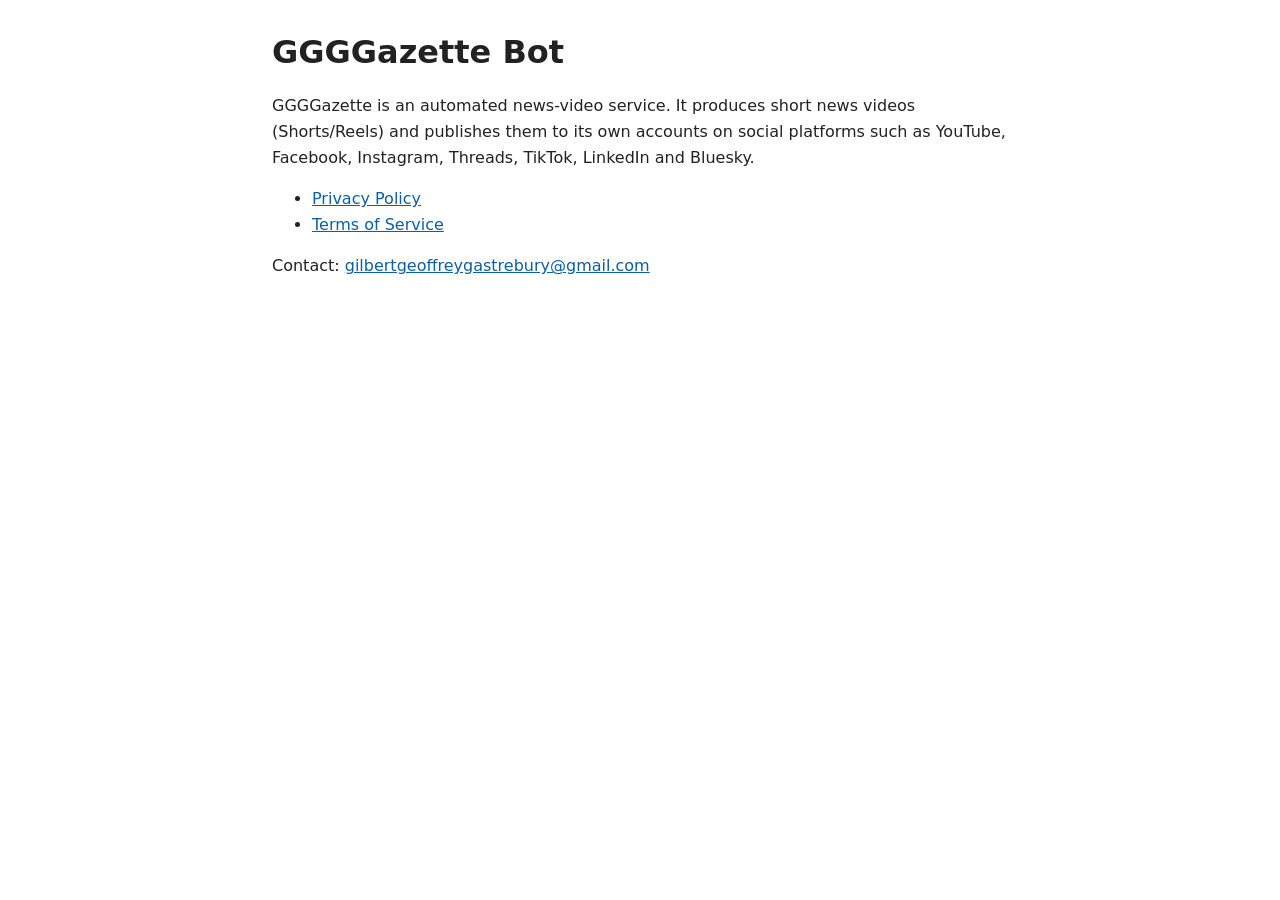
<file: index.html>
<!doctype html><html lang="en"><head><meta charset="utf-8"><meta name="viewport" content="width=device-width,initial-scale=1">
<title>GGGGazette Bot</title><link rel="stylesheet" href="style.css"></head><body>
<h1>GGGGazette Bot</h1>
<p>GGGGazette is an automated news-video service. It produces short news videos (Shorts/Reels) and publishes them to its own accounts on social platforms such as YouTube, Facebook, Instagram, Threads, TikTok, LinkedIn and Bluesky.</p>
<ul><li><a href="privacy.html">Privacy Policy</a></li><li><a href="terms.html">Terms of Service</a></li></ul>
<p>Contact: <a href="mailto:gilbertgeoffreygastrebury@gmail.com">gilbertgeoffreygastrebury@gmail.com</a></p>
</body></html>
</file>
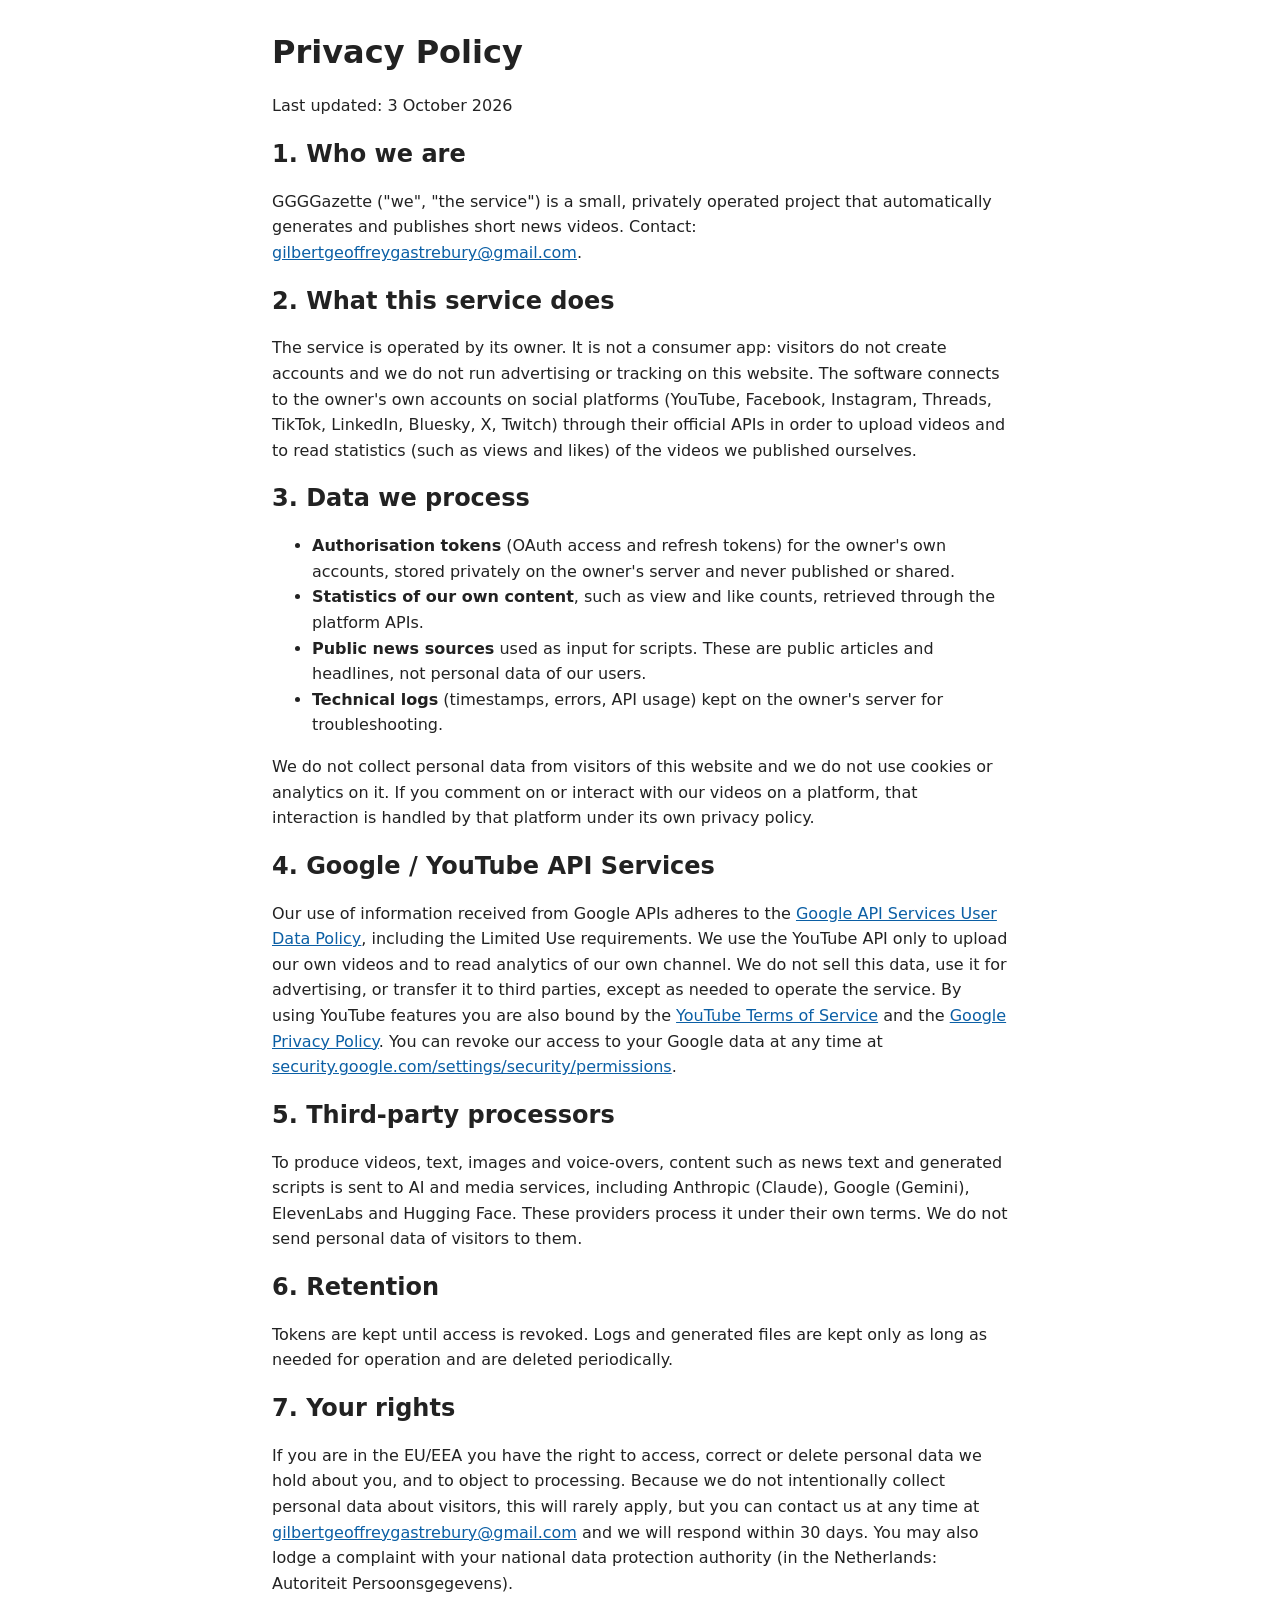
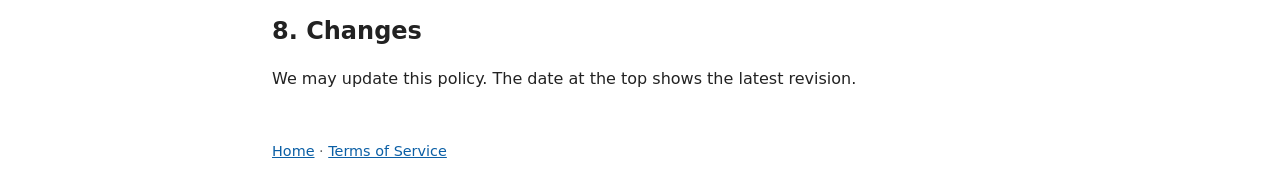
<file: privacy.html>
<!doctype html><html lang="en"><head><meta charset="utf-8"><meta name="viewport" content="width=device-width,initial-scale=1">
<title>Privacy Policy - GGGGazette</title><link rel="stylesheet" href="style.css"></head><body>
<h1>Privacy Policy</h1>
<p>Last updated: 3 October 2026</p>

<h2>1. Who we are</h2>
<p>GGGGazette ("we", "the service") is a small, privately operated project that automatically generates and publishes short news videos. Contact: <a href="mailto:gilbertgeoffreygastrebury@gmail.com">gilbertgeoffreygastrebury@gmail.com</a>.</p>

<h2>2. What this service does</h2>
<p>The service is operated by its owner. It is not a consumer app: visitors do not create accounts and we do not run advertising or tracking on this website. The software connects to the owner's own accounts on social platforms (YouTube, Facebook, Instagram, Threads, TikTok, LinkedIn, Bluesky, X, Twitch) through their official APIs in order to upload videos and to read statistics (such as views and likes) of the videos we published ourselves.</p>

<h2>3. Data we process</h2>
<ul>
<li><strong>Authorisation tokens</strong> (OAuth access and refresh tokens) for the owner's own accounts, stored privately on the owner's server and never published or shared.</li>
<li><strong>Statistics of our own content</strong>, such as view and like counts, retrieved through the platform APIs.</li>
<li><strong>Public news sources</strong> used as input for scripts. These are public articles and headlines, not personal data of our users.</li>
<li><strong>Technical logs</strong> (timestamps, errors, API usage) kept on the owner's server for troubleshooting.</li>
</ul>
<p>We do not collect personal data from visitors of this website and we do not use cookies or analytics on it. If you comment on or interact with our videos on a platform, that interaction is handled by that platform under its own privacy policy.</p>

<h2>4. Google / YouTube API Services</h2>
<p>Our use of information received from Google APIs adheres to the <a href="https://developers.google.com/terms/api-services-user-data-policy">Google API Services User Data Policy</a>, including the Limited Use requirements. We use the YouTube API only to upload our own videos and to read analytics of our own channel. We do not sell this data, use it for advertising, or transfer it to third parties, except as needed to operate the service. By using YouTube features you are also bound by the <a href="https://www.youtube.com/t/terms">YouTube Terms of Service</a> and the <a href="https://policies.google.com/privacy">Google Privacy Policy</a>. You can revoke our access to your Google data at any time at <a href="https://security.google.com/settings/security/permissions">security.google.com/settings/security/permissions</a>.</p>

<h2>5. Third-party processors</h2>
<p>To produce videos, text, images and voice-overs, content such as news text and generated scripts is sent to AI and media services, including Anthropic (Claude), Google (Gemini), ElevenLabs and Hugging Face. These providers process it under their own terms. We do not send personal data of visitors to them.</p>

<h2>6. Retention</h2>
<p>Tokens are kept until access is revoked. Logs and generated files are kept only as long as needed for operation and are deleted periodically.</p>

<h2>7. Your rights</h2>
<p>If you are in the EU/EEA you have the right to access, correct or delete personal data we hold about you, and to object to processing. Because we do not intentionally collect personal data about visitors, this will rarely apply, but you can contact us at any time at <a href="mailto:gilbertgeoffreygastrebury@gmail.com">gilbertgeoffreygastrebury@gmail.com</a> and we will respond within 30 days. You may also lodge a complaint with your national data protection authority (in the Netherlands: Autoriteit Persoonsgegevens).</p>

<h2>8. Changes</h2>
<p>We may update this policy. The date at the top shows the latest revision.</p>
<footer><a href="index.html">Home</a> · <a href="terms.html">Terms of Service</a></footer>
</body></html>
</file>
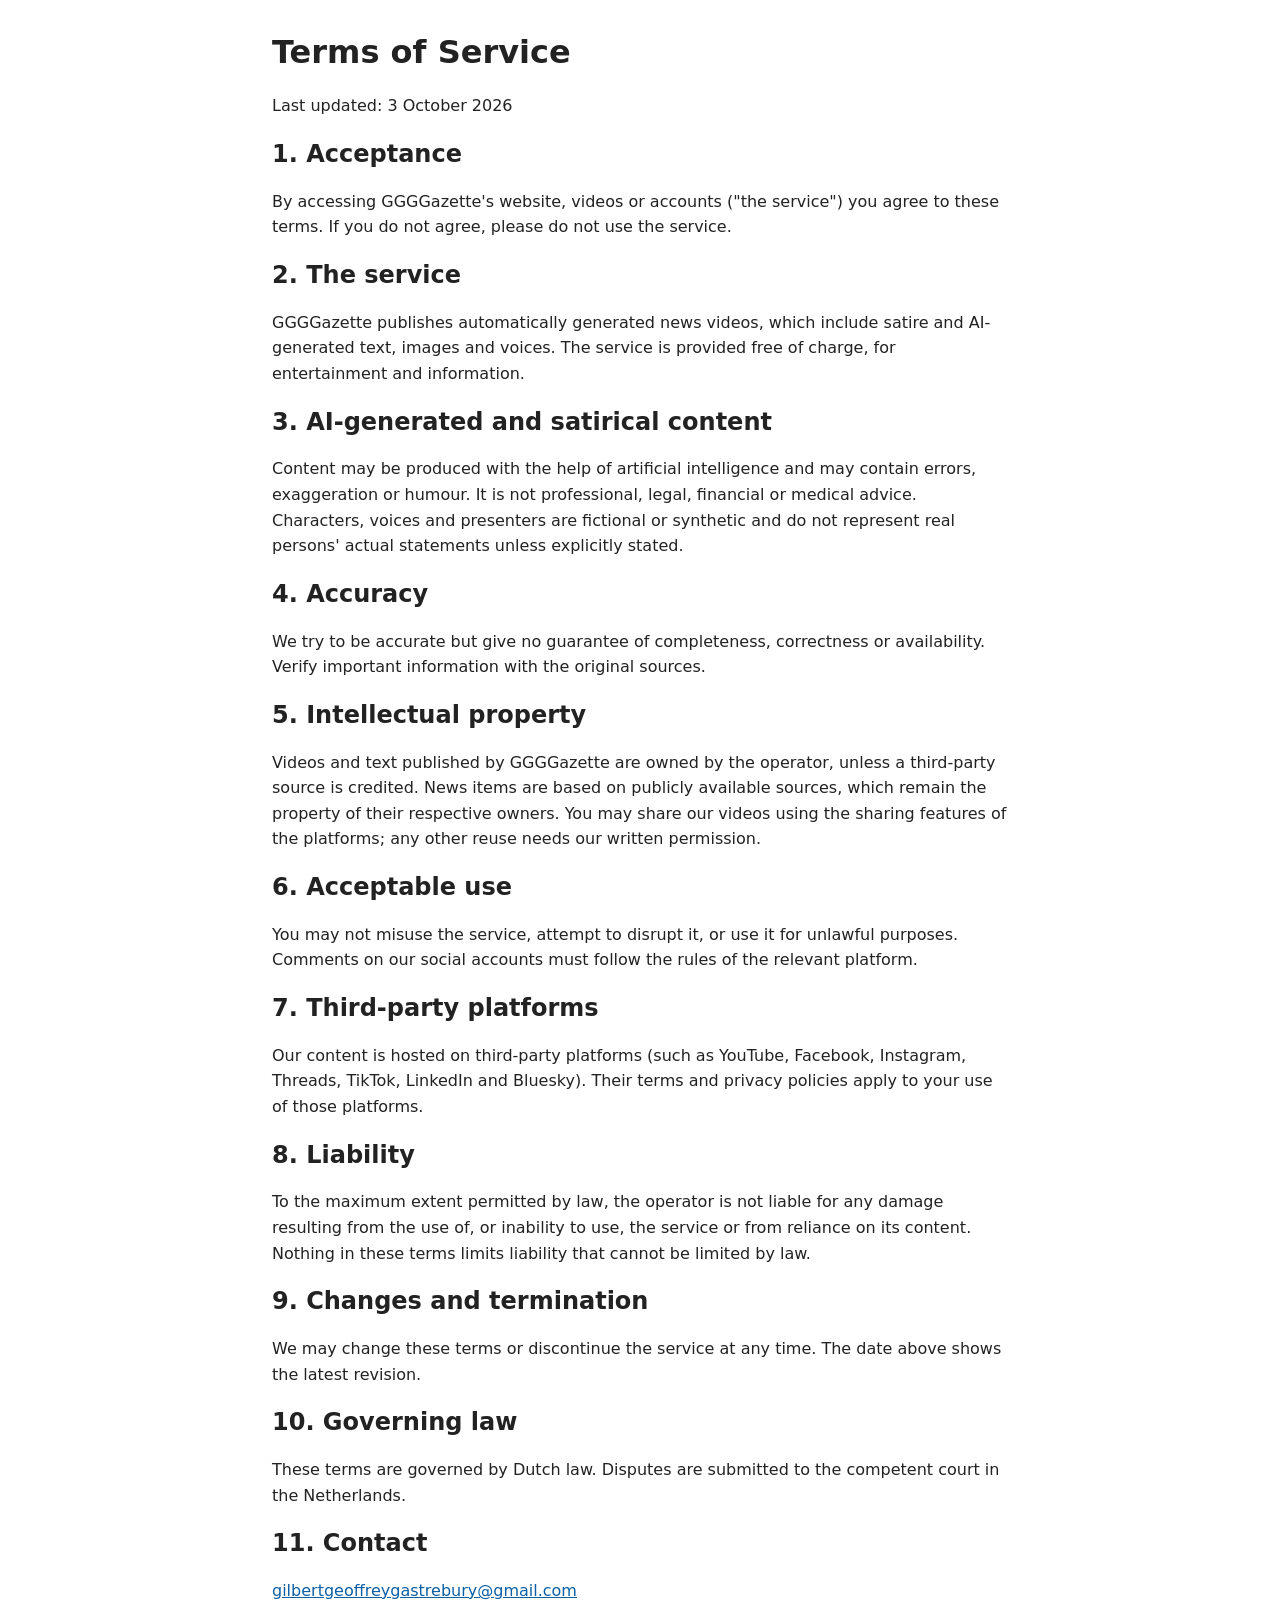
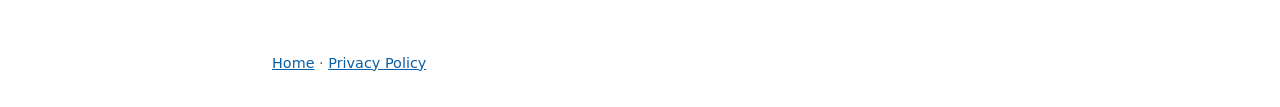
<file: terms.html>
<!doctype html><html lang="en"><head><meta charset="utf-8"><meta name="viewport" content="width=device-width,initial-scale=1">
<title>Terms of Service - GGGGazette</title><link rel="stylesheet" href="style.css"></head><body>
<h1>Terms of Service</h1>
<p>Last updated: 3 October 2026</p>

<h2>1. Acceptance</h2>
<p>By accessing GGGGazette's website, videos or accounts ("the service") you agree to these terms. If you do not agree, please do not use the service.</p>

<h2>2. The service</h2>
<p>GGGGazette publishes automatically generated news videos, which include satire and AI-generated text, images and voices. The service is provided free of charge, for entertainment and information.</p>

<h2>3. AI-generated and satirical content</h2>
<p>Content may be produced with the help of artificial intelligence and may contain errors, exaggeration or humour. It is not professional, legal, financial or medical advice. Characters, voices and presenters are fictional or synthetic and do not represent real persons' actual statements unless explicitly stated.</p>

<h2>4. Accuracy</h2>
<p>We try to be accurate but give no guarantee of completeness, correctness or availability. Verify important information with the original sources.</p>

<h2>5. Intellectual property</h2>
<p>Videos and text published by GGGGazette are owned by the operator, unless a third-party source is credited. News items are based on publicly available sources, which remain the property of their respective owners. You may share our videos using the sharing features of the platforms; any other reuse needs our written permission.</p>

<h2>6. Acceptable use</h2>
<p>You may not misuse the service, attempt to disrupt it, or use it for unlawful purposes. Comments on our social accounts must follow the rules of the relevant platform.</p>

<h2>7. Third-party platforms</h2>
<p>Our content is hosted on third-party platforms (such as YouTube, Facebook, Instagram, Threads, TikTok, LinkedIn and Bluesky). Their terms and privacy policies apply to your use of those platforms.</p>

<h2>8. Liability</h2>
<p>To the maximum extent permitted by law, the operator is not liable for any damage resulting from the use of, or inability to use, the service or from reliance on its content. Nothing in these terms limits liability that cannot be limited by law.</p>

<h2>9. Changes and termination</h2>
<p>We may change these terms or discontinue the service at any time. The date above shows the latest revision.</p>

<h2>10. Governing law</h2>
<p>These terms are governed by Dutch law. Disputes are submitted to the competent court in the Netherlands.</p>

<h2>11. Contact</h2>
<p><a href="mailto:gilbertgeoffreygastrebury@gmail.com">gilbertgeoffreygastrebury@gmail.com</a></p>
<footer><a href="index.html">Home</a> · <a href="privacy.html">Privacy Policy</a></footer>
</body></html>
</file>
<file: style.css>
body{font-family:system-ui,sans-serif;max-width:46rem;margin:2rem auto;padding:0 1rem;line-height:1.6;color:#222}
h1,h2{line-height:1.25}a{color:#0b5fa5}footer{margin-top:3rem;font-size:.9rem;color:#666}
@media (prefers-color-scheme:dark){body{background:#151515;color:#ddd}a{color:#6db3f2}footer{color:#999}}
</file>
